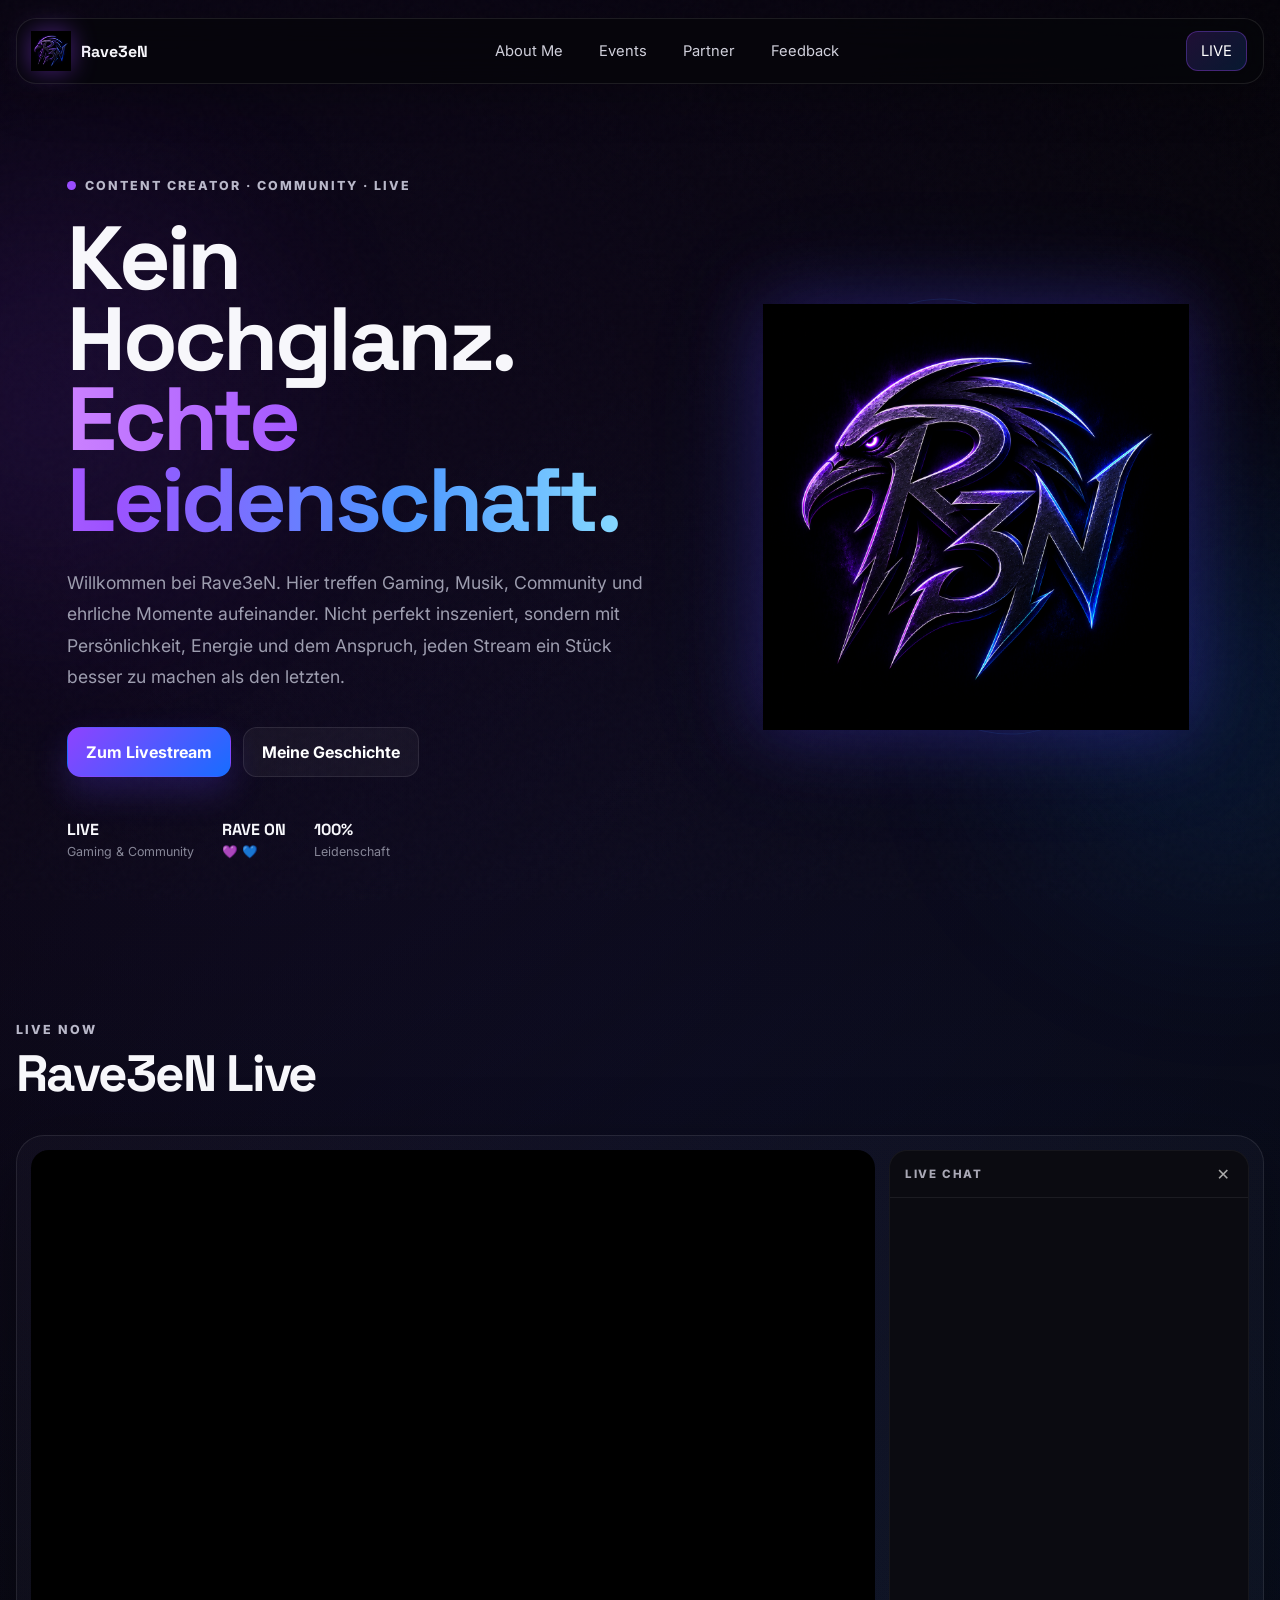
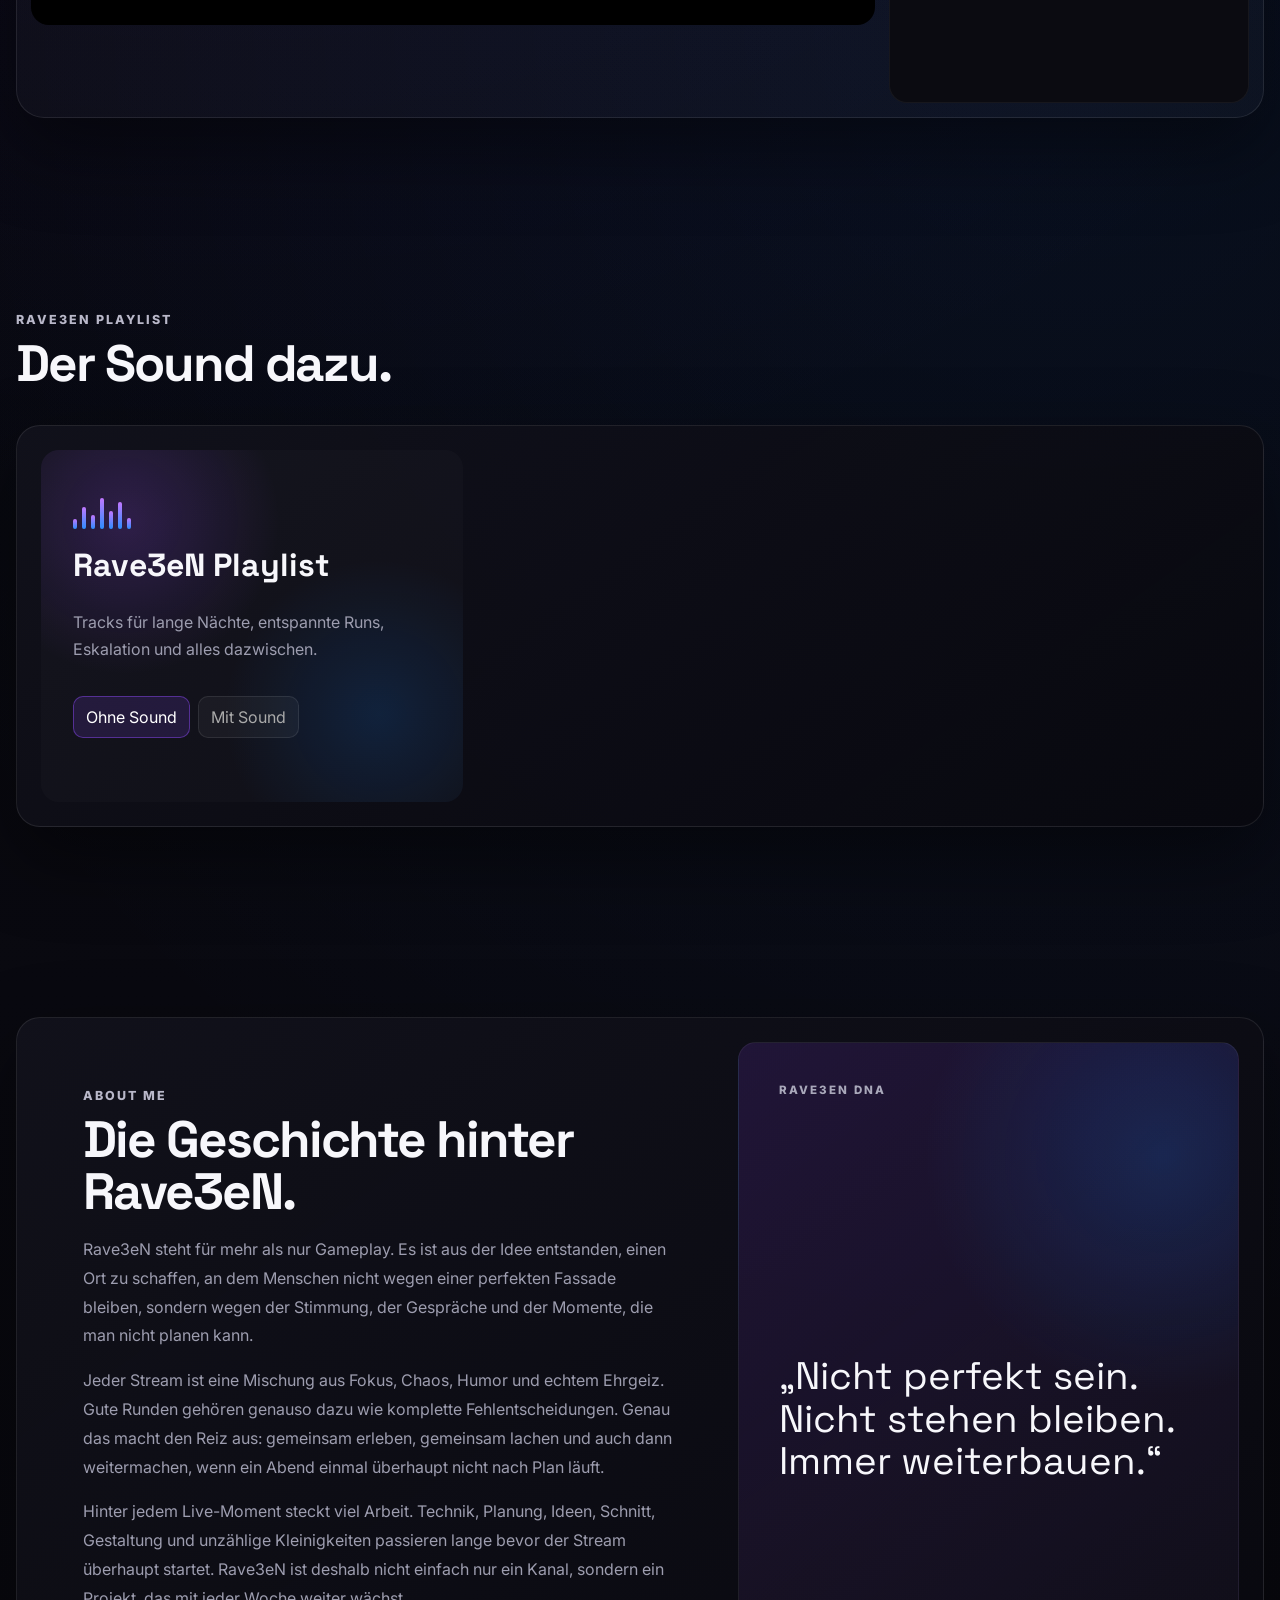
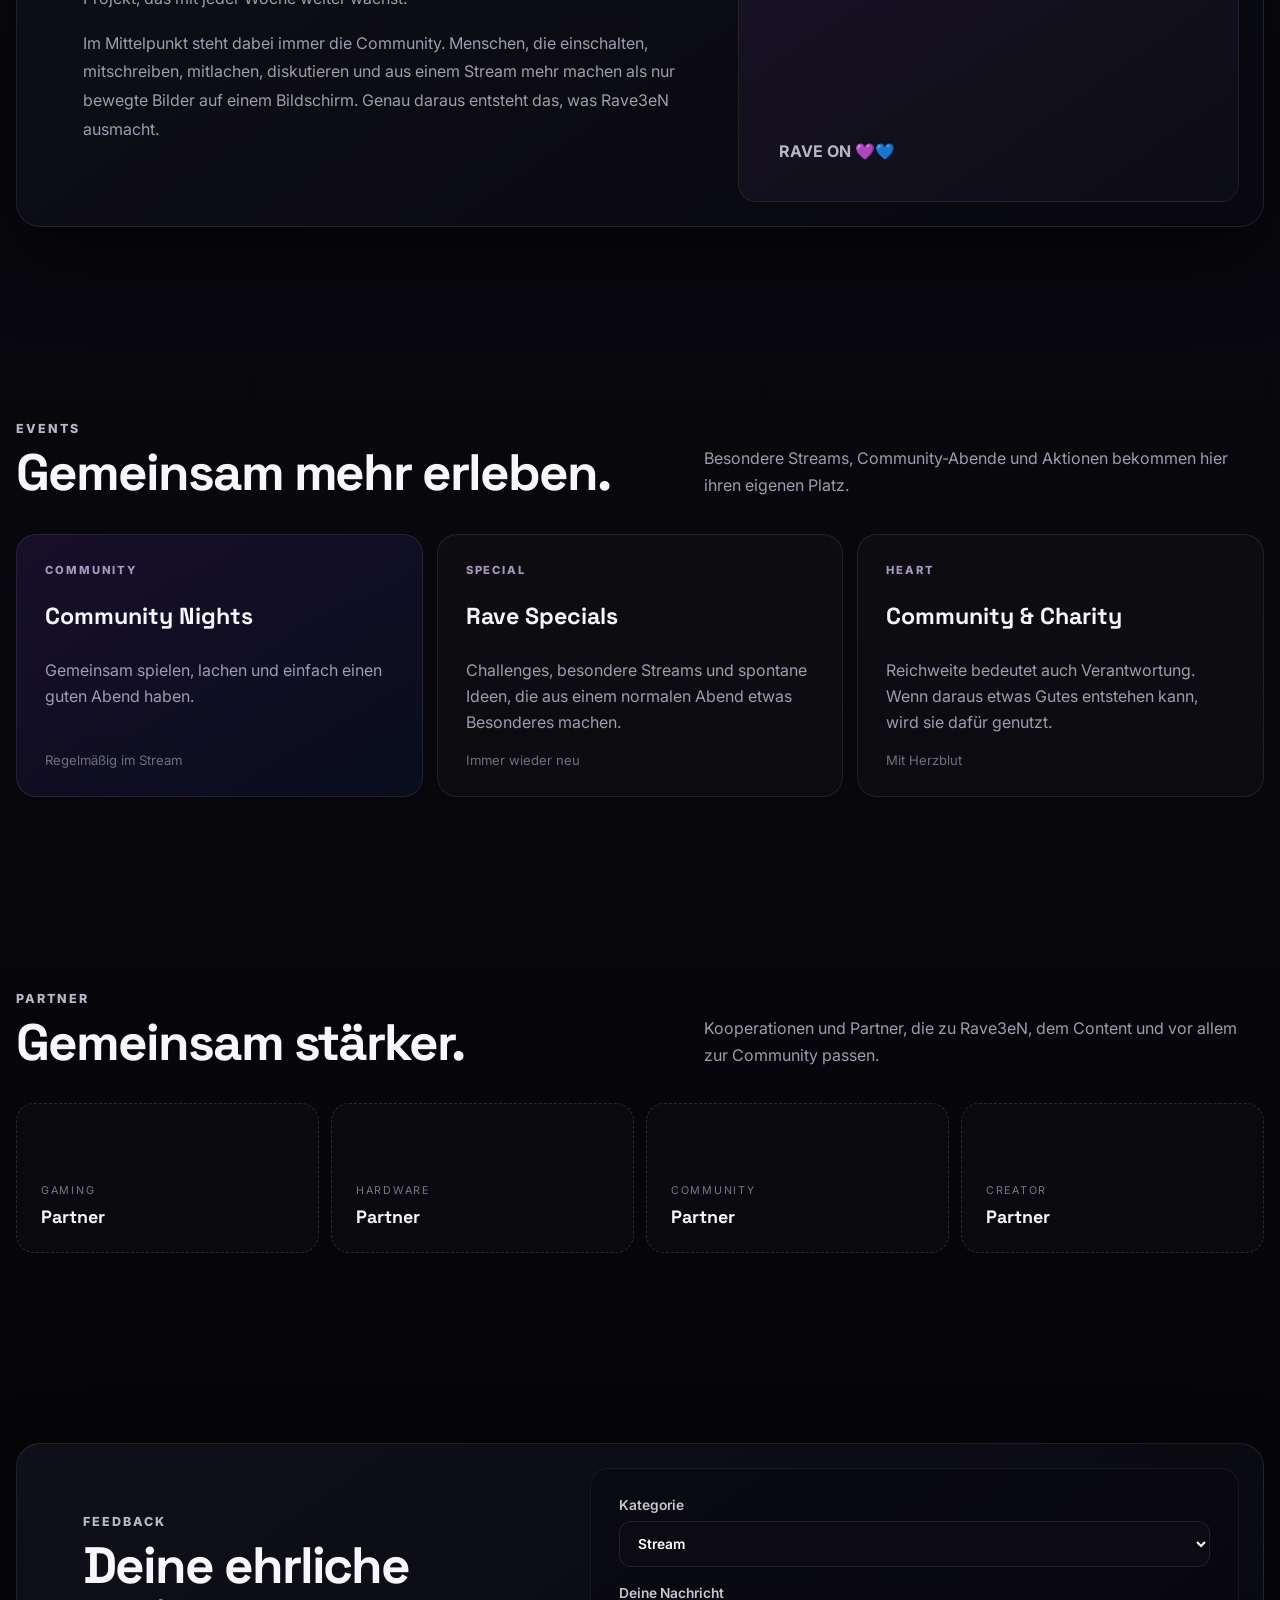
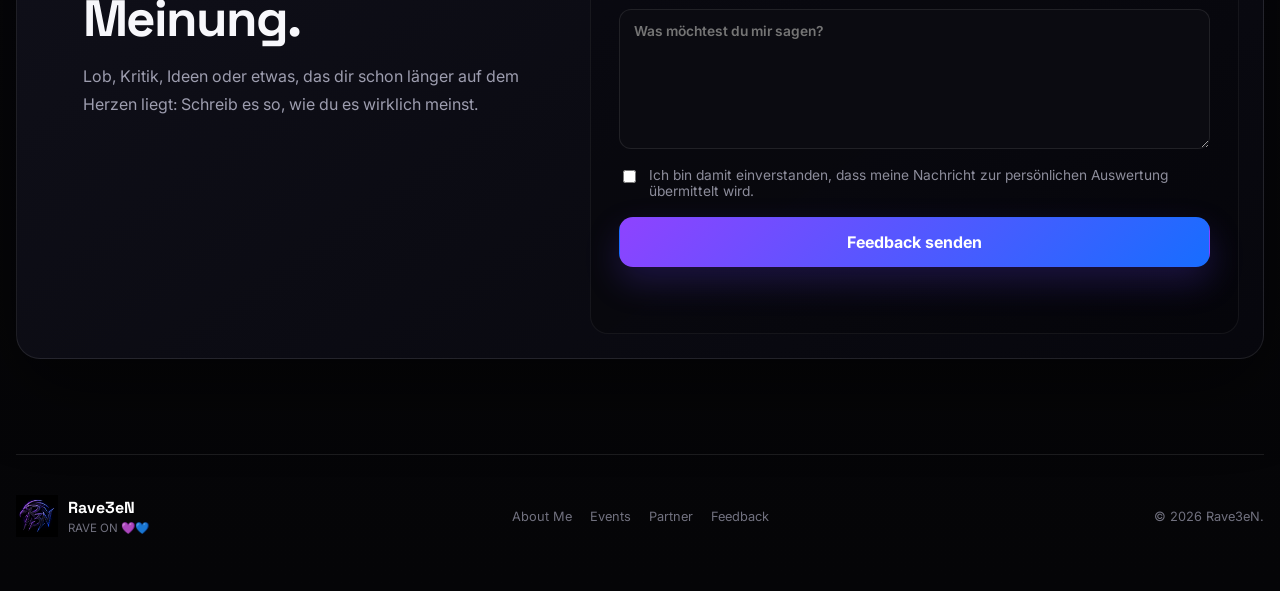
<file: index.html>
<!DOCTYPE html>
<html lang="de">
<head>
  <meta charset="UTF-8" />
  <meta name="viewport" content="width=device-width, initial-scale=1.0" />
  <meta name="theme-color" content="#080810" />
  <meta name="description" content="Rave3eN – Content Creator, Livestreams, Community, Events und Partner." />
  <title>Rave3eN — RAVE ON</title>

  <link rel="preconnect" href="https://player.twitch.tv">
  <link rel="preconnect" href="https://embed.twitch.tv">
  <link rel="preconnect" href="https://open.spotify.com">
  <link rel="stylesheet" href="styles.css" />
</head>
<body>
  <div class="ambient ambient-a"></div>
  <div class="ambient ambient-b"></div>
  <div class="noise"></div>

  <header class="site-header">
    <a class="brand" href="#home" aria-label="Rave3eN Startseite">
      <img src="logo.png" alt="Rave3eN Logo" />
      <span>Rave3eN</span>
    </a>

    <nav class="main-nav" aria-label="Hauptnavigation">
      <a href="#about">About Me</a>
      <a href="#events">Events</a>
      <a href="#partner">Partner</a>
      <a href="#feedback">Feedback</a>
    </nav>

    <a class="header-cta" href="#live">LIVE</a>
  </header>

  <main id="home">
    <section class="hero">
      <div class="hero-copy">
        <div class="eyebrow"><span class="pulse-dot"></span> CONTENT CREATOR · COMMUNITY · LIVE</div>
        <h1>Kein Hochglanz.<br /><span>Echte Leidenschaft.</span></h1>
        <p>
          Willkommen bei Rave3eN. Hier treffen Gaming, Musik, Community und ehrliche Momente aufeinander.
          Nicht perfekt inszeniert, sondern mit Persönlichkeit, Energie und dem Anspruch, jeden Stream
          ein Stück besser zu machen als den letzten.
        </p>

        <div class="hero-actions">
          <a class="btn btn-primary" href="#live">Zum Livestream</a>
          <a class="btn btn-secondary" href="#about">Meine Geschichte</a>
        </div>

        <div class="hero-statline">
          <div><strong>LIVE</strong><span>Gaming & Community</span></div>
          <div><strong>RAVE ON</strong><span>💜 💙</span></div>
          <div><strong>100%</strong><span>Leidenschaft</span></div>
        </div>
      </div>

      <div class="hero-art" aria-hidden="true">
        <div class="logo-halo"></div>
        <img src="logo.png" alt="" />
        <div class="orbit orbit-1"></div>
        <div class="orbit orbit-2"></div>
      </div>
    </section>

    <section class="section live-section" id="live">
      <div class="section-heading compact-heading">
        <div>
          <span class="kicker">LIVE NOW</span>
          <h2>Rave3eN Live</h2>
        </div>
      </div>

      <div class="live-shell">
        <div class="twitch-wrap">
          <div id="twitch-player" class="twitch-player" aria-label="Twitch Livestream"></div>
          <button class="sound-nudge" id="soundNudge" type="button" hidden>🔊 Sound aktivieren</button>
        </div>

        <aside class="chat-panel" id="chatPanel">
          <div class="chat-topbar">
            <span>LIVE CHAT</span>
            <button id="closeChat" type="button" aria-label="Chat schließen">✕</button>
          </div>
          <iframe id="twitchChat" title="Twitch Chat" loading="lazy" allowfullscreen></iframe>
        </aside>

        <button id="openChat" class="open-chat" type="button" aria-controls="chatPanel">Chat öffnen</button>
      </div>
    </section>

    <section class="section music-section" id="music">
      <div class="section-heading compact-heading">
        <div>
          <span class="kicker">RAVE3EN PLAYLIST</span>
          <h2>Der Sound dazu.</h2>
        </div>
      </div>

      <div class="spotify-card">
        <div class="spotify-copy">
          <div class="music-bars" aria-hidden="true"><i></i><i></i><i></i><i></i><i></i><i></i><i></i></div>
          <h3>Rave3eN Playlist</h3>
          <p>Tracks für lange Nächte, entspannte Runs, Eskalation und alles dazwischen.</p>
          <div class="audio-choice">
            <button class="mini-btn active" id="musicOff" type="button">Ohne Sound</button>
            <button class="mini-btn" id="musicOn" type="button">Mit Sound</button>
          </div>
        </div>

        <div class="spotify-embed-wrap">
          <iframe
            id="spotifyEmbed"
            title="Rave3eN Spotify Playlist"
            src="https://open.spotify.com/embed/playlist/1RUL905g3PozmTWp8fAZCs?utm_source=generator&theme=0"
            width="100%"
            height="352"
            frameborder="0"
            allowfullscreen=""
            allow="autoplay; clipboard-write; encrypted-media; fullscreen; picture-in-picture"
            loading="lazy">
          </iframe>
        </div>
      </div>
    </section>

    <section class="section content-section" id="about">
      <div class="split-card">
        <div class="split-copy">
          <span class="kicker">ABOUT ME</span>
          <h2>Die Geschichte hinter Rave3eN.</h2>

          <p>
            Rave3eN steht für mehr als nur Gameplay. Es ist aus der Idee entstanden, einen Ort zu schaffen,
            an dem Menschen nicht wegen einer perfekten Fassade bleiben, sondern wegen der Stimmung,
            der Gespräche und der Momente, die man nicht planen kann.
          </p>

          <p>
            Jeder Stream ist eine Mischung aus Fokus, Chaos, Humor und echtem Ehrgeiz. Gute Runden gehören
            genauso dazu wie komplette Fehlentscheidungen. Genau das macht den Reiz aus: gemeinsam erleben,
            gemeinsam lachen und auch dann weitermachen, wenn ein Abend einmal überhaupt nicht nach Plan läuft.
          </p>

          <p>
            Hinter jedem Live-Moment steckt viel Arbeit. Technik, Planung, Ideen, Schnitt, Gestaltung und
            unzählige Kleinigkeiten passieren lange bevor der Stream überhaupt startet. Rave3eN ist deshalb
            nicht einfach nur ein Kanal, sondern ein Projekt, das mit jeder Woche weiter wächst.
          </p>

          <p>
            Im Mittelpunkt steht dabei immer die Community. Menschen, die einschalten, mitschreiben,
            mitlachen, diskutieren und aus einem Stream mehr machen als nur bewegte Bilder auf einem Bildschirm.
            Genau daraus entsteht das, was Rave3eN ausmacht.
          </p>
        </div>

        <div class="quote-card">
          <span>RAVE3EN DNA</span>
          <blockquote>„Nicht perfekt sein. Nicht stehen bleiben. Immer weiterbauen.“</blockquote>
          <div class="signature">RAVE ON 💜💙</div>
        </div>
      </div>
    </section>

    <section class="section cards-section" id="events">
      <div class="section-heading">
        <div>
          <span class="kicker">EVENTS</span>
          <h2>Gemeinsam mehr erleben.</h2>
        </div>
        <p>Besondere Streams, Community-Abende und Aktionen bekommen hier ihren eigenen Platz.</p>
      </div>

      <div class="event-grid">
        <article class="event-card featured">
          <span class="event-tag">COMMUNITY</span>
          <h3>Community Nights</h3>
          <p>Gemeinsam spielen, lachen und einfach einen guten Abend haben.</p>
          <span class="event-meta">Regelmäßig im Stream</span>
        </article>

        <article class="event-card">
          <span class="event-tag">SPECIAL</span>
          <h3>Rave Specials</h3>
          <p>Challenges, besondere Streams und spontane Ideen, die aus einem normalen Abend etwas Besonderes machen.</p>
          <span class="event-meta">Immer wieder neu</span>
        </article>

        <article class="event-card">
          <span class="event-tag">HEART</span>
          <h3>Community & Charity</h3>
          <p>Reichweite bedeutet auch Verantwortung. Wenn daraus etwas Gutes entstehen kann, wird sie dafür genutzt.</p>
          <span class="event-meta">Mit Herzblut</span>
        </article>
      </div>
    </section>

    <section class="section partner-section" id="partner">
      <div class="section-heading">
        <div>
          <span class="kicker">PARTNER</span>
          <h2>Gemeinsam stärker.</h2>
        </div>
        <p>Kooperationen und Partner, die zu Rave3eN, dem Content und vor allem zur Community passen.</p>
      </div>

      <div class="partner-grid">
        <div class="partner-slot"><span>GAMING</span><strong>Partner</strong></div>
        <div class="partner-slot"><span>HARDWARE</span><strong>Partner</strong></div>
        <div class="partner-slot"><span>COMMUNITY</span><strong>Partner</strong></div>
        <div class="partner-slot"><span>CREATOR</span><strong>Partner</strong></div>
      </div>
    </section>

    <section class="section feedback-section" id="feedback">
      <div class="feedback-card">
        <div class="feedback-copy">
          <span class="kicker">FEEDBACK</span>
          <h2>Deine ehrliche Meinung.</h2>
          <p>
            Lob, Kritik, Ideen oder etwas, das dir schon länger auf dem Herzen liegt:
            Schreib es so, wie du es wirklich meinst.
          </p>
        </div>

        <form id="feedbackForm" class="feedback-form">
          <label>
            Kategorie
            <select name="category" required>
              <option value="Stream">Stream</option>
              <option value="Community">Community</option>
              <option value="Website">Website</option>
              <option value="Content">Content</option>
              <option value="Sonstiges">Sonstiges</option>
            </select>
          </label>

          <label>
            Deine Nachricht
            <textarea name="message" rows="7" minlength="10" maxlength="3000" placeholder="Was möchtest du mir sagen?" required></textarea>
          </label>

          <label class="check-row">
            <input type="checkbox" name="consent" required />
            <span>Ich bin damit einverstanden, dass meine Nachricht zur persönlichen Auswertung übermittelt wird.</span>
          </label>

          <button class="btn btn-primary" type="submit">Feedback senden</button>
          <p class="form-status" id="formStatus" aria-live="polite"></p>
        </form>
      </div>
    </section>
  </main>

  <footer>
    <div class="footer-brand">
      <img src="logo.png" alt="Rave3eN Logo" />
      <div><strong>Rave3eN</strong><span>RAVE ON 💜💙</span></div>
    </div>

    <div class="footer-links">
      <a href="#about">About Me</a>
      <a href="#events">Events</a>
      <a href="#partner">Partner</a>
      <a href="#feedback">Feedback</a>
    </div>

    <p>© <span id="year"></span> Rave3eN.</p>
  </footer>

  <script src="https://player.twitch.tv/js/embed/v1.js"></script>
  <script src="app.js"></script>
</body>
</html>
</file>
<file: styles.css>
@import url('https://fonts.googleapis.com/css2?family=Inter:wght@400;500;600;700;800&family=Space+Grotesk:wght@500;600;700&display=swap');

:root{
  --bg:#050507;
  --bg-2:#090910;
  --surface:rgba(14,14,24,.78);
  --surface-2:rgba(19,18,31,.9);
  --border:rgba(255,255,255,.09);
  --text:#f7f7fb;
  --muted:#9d9daf;
  --violet:#9a4dff;
  --blue:#1687ff;
  --cyan:#62c7ff;
  --shadow:0 30px 80px rgba(0,0,0,.45);
  --radius:24px;
}

*{box-sizing:border-box}
html{scroll-behavior:smooth}
body{
  margin:0;
  min-height:100vh;
  background:
    radial-gradient(circle at 20% 10%, rgba(125,50,255,.09), transparent 32%),
    radial-gradient(circle at 83% 30%, rgba(20,119,255,.08), transparent 34%),
    linear-gradient(180deg,#030305 0%,#090910 48%,#050507 100%);
  color:var(--text);
  font-family:Inter,system-ui,sans-serif;
  overflow-x:hidden;
}
a{color:inherit;text-decoration:none}
button,input,textarea,select{font:inherit}
img{max-width:100%;display:block}

.noise{
  position:fixed;inset:0;pointer-events:none;z-index:-1;opacity:.035;
  background-image:url("data:image/svg+xml,%3Csvg viewBox='0 0 180 180' xmlns='http://www.w3.org/2000/svg'%3E%3Cfilter id='n'%3E%3CfeTurbulence type='fractalNoise' baseFrequency='.9' numOctaves='4' stitchTiles='stitch'/%3E%3C/filter%3E%3Crect width='100%25' height='100%25' filter='url(%23n)' opacity='.55'/%3E%3C/svg%3E");
}
.ambient{position:fixed;width:420px;height:420px;border-radius:50%;filter:blur(100px);opacity:.10;z-index:-2;pointer-events:none}
.ambient-a{background:#8d2fff;left:-160px;top:20vh}
.ambient-b{background:#087eff;right:-160px;top:55vh}

.site-header{
  position:sticky;top:0;z-index:100;
  display:flex;align-items:center;justify-content:space-between;
  width:min(1480px,calc(100% - 32px));margin:18px auto 0;
  padding:12px 16px 12px 14px;
  border:1px solid var(--border);
  background:rgba(6,6,10,.76);
  backdrop-filter:blur(20px);
  border-radius:20px;
  box-shadow:0 12px 45px rgba(0,0,0,.25);
}
.brand{display:flex;align-items:center;gap:10px;font-family:"Space Grotesk";font-weight:700}
.brand img{width:40px;height:40px;object-fit:contain;filter:drop-shadow(0 0 12px rgba(149,64,255,.45))}
.main-nav{display:flex;gap:8px}
.main-nav a,.header-cta{padding:10px 14px;border-radius:12px;color:#cfcfda;font-size:.92rem;transition:.25s}
.main-nav a:hover{background:rgba(255,255,255,.06);color:white}
.header-cta{
  color:white;border:1px solid rgba(156,77,255,.34);
  background:linear-gradient(135deg,rgba(151,64,255,.18),rgba(18,130,255,.16));
}

main{width:min(1480px,calc(100% - 32px));margin:0 auto}
.hero{
  min-height:780px;display:grid;grid-template-columns:1.12fr .88fr;align-items:center;
  gap:70px;padding:90px 4vw 64px;
}
.eyebrow,.kicker{
  display:inline-flex;align-items:center;gap:9px;
  font-size:.78rem;font-weight:800;letter-spacing:.16em;color:#b9b8c9
}
.pulse-dot{
  width:9px;height:9px;border-radius:50%;background:#9a4dff;
  box-shadow:0 0 0 0 rgba(154,77,255,.6);animation:pulse 2s infinite
}
@keyframes pulse{70%{box-shadow:0 0 0 10px rgba(154,77,255,0)}100%{box-shadow:0 0 0 0 rgba(154,77,255,0)}}
.hero h1,.section h2{font-family:"Space Grotesk",sans-serif;letter-spacing:-.04em}
.hero h1{font-size:clamp(3.6rem,7vw,7.2rem);line-height:.9;margin:24px 0 26px;max-width:930px}
.hero h1 span{
  background:linear-gradient(90deg,#cb81ff 0%,#9d52ff 35%,#4c96ff 72%,#85d8ff 100%);
  -webkit-background-clip:text;background-clip:text;color:transparent
}
.hero-copy>p{max-width:760px;color:var(--muted);font-size:1.1rem;line-height:1.8}
.hero-actions{display:flex;gap:12px;margin:34px 0 42px;flex-wrap:wrap}
.btn{
  border:1px solid transparent;border-radius:14px;padding:14px 18px;color:white;
  font-weight:700;cursor:pointer;transition:transform .2s ease,box-shadow .2s ease
}
.btn:hover{transform:translateY(-2px)}
.btn-primary{background:linear-gradient(135deg,#8e43ff,#176dff);box-shadow:0 15px 34px rgba(102,62,255,.22)}
.btn-secondary{background:rgba(255,255,255,.045);border-color:var(--border)}
.hero-statline{display:flex;gap:28px;flex-wrap:wrap}
.hero-statline div{display:flex;flex-direction:column;gap:4px}
.hero-statline strong{font-family:"Space Grotesk";font-size:1rem}
.hero-statline span{font-size:.78rem;color:#868697}

.hero-art{position:relative;display:grid;place-items:center;min-height:520px}
.hero-art img{
  width:min(540px,90%);position:relative;z-index:2;
  filter:drop-shadow(0 0 35px rgba(111,52,255,.24)) drop-shadow(0 0 55px rgba(0,112,255,.12));
  animation:floatLogo 6s ease-in-out infinite
}
@keyframes floatLogo{50%{transform:translateY(-11px)}}
.logo-halo{
  position:absolute;width:68%;aspect-ratio:1;border-radius:50%;
  background:radial-gradient(circle,rgba(135,61,255,.19),rgba(26,119,255,.08) 42%,transparent 70%);
}
.orbit{position:absolute;border-radius:50%;border:1px solid rgba(140,100,255,.14);transform:rotate(-18deg)}
.orbit-1{width:88%;height:62%}
.orbit-2{width:66%;height:86%;border-color:rgba(53,138,255,.12)}

.section{padding:95px 0;scroll-margin-top:100px}
.section-heading{display:flex;align-items:flex-end;justify-content:space-between;gap:30px;margin-bottom:34px}
.section-heading h2,.split-copy h2,.feedback-copy h2{margin:10px 0 0;font-size:clamp(2.2rem,4vw,4rem);line-height:1.03}
.section-heading>p{max-width:560px;color:var(--muted);line-height:1.7;margin:0}

.live-shell{
  position:relative;display:grid;grid-template-columns:minmax(0,1fr) 360px;gap:14px;
  padding:14px;background:rgba(255,255,255,.025);border:1px solid var(--border);
  border-radius:28px;box-shadow:var(--shadow)
}
.twitch-wrap{position:relative;min-width:0}
.twitch-player{aspect-ratio:16/9;border-radius:18px;overflow:hidden;background:#000}
.twitch-player iframe{width:100%!important;height:100%!important;border:0!important}
.sound-nudge{
  position:absolute;left:18px;bottom:18px;z-index:5;border:1px solid rgba(255,255,255,.15);
  background:rgba(5,5,9,.84);color:white;border-radius:12px;padding:11px 13px;cursor:pointer
}
.chat-panel{border-radius:18px;overflow:hidden;background:#0b0b11;border:1px solid rgba(255,255,255,.05)}
.chat-topbar{
  height:47px;display:flex;align-items:center;justify-content:space-between;padding:0 12px 0 15px;
  border-bottom:1px solid rgba(255,255,255,.07);font-size:.72rem;font-weight:800;letter-spacing:.14em;color:#a9a8b5
}
.chat-topbar button{background:none;border:0;color:#aaa;cursor:pointer;font-size:1rem}
.chat-panel iframe{width:100%;height:calc(100% - 47px);min-height:500px;border:0}
.open-chat{
  display:none;position:absolute;right:24px;top:24px;z-index:10;border:1px solid var(--border);
  background:#0d0d15;color:white;border-radius:12px;padding:10px 13px;cursor:pointer
}
.live-shell.chat-hidden{grid-template-columns:1fr}
.live-shell.chat-hidden .chat-panel{display:none}
.live-shell.chat-hidden .open-chat{display:block}

.spotify-card,.split-card,.feedback-card{
  border:1px solid var(--border);border-radius:var(--radius);
  background:linear-gradient(145deg,rgba(18,18,28,.88),rgba(8,8,14,.84));
  box-shadow:var(--shadow)
}
.spotify-card{display:grid;grid-template-columns:.72fr 1.28fr;gap:26px;padding:24px}
.spotify-copy{
  min-height:352px;border-radius:18px;padding:32px;display:flex;flex-direction:column;justify-content:center;
  background:radial-gradient(circle at 20% 20%,rgba(157,72,255,.20),transparent 35%),
             radial-gradient(circle at 80% 75%,rgba(15,126,255,.15),transparent 36%),
             rgba(255,255,255,.02)
}
.spotify-copy h3{font-family:"Space Grotesk";font-size:2rem;margin:16px 0 8px}
.spotify-copy p{color:var(--muted);line-height:1.65}
.audio-choice{display:flex;gap:8px;margin:18px 0}
.mini-btn{border:1px solid var(--border);background:rgba(255,255,255,.04);color:#aaa;border-radius:10px;padding:10px 12px;cursor:pointer}
.mini-btn.active{color:white;border-color:rgba(144,77,255,.45);background:rgba(144,77,255,.15)}
.spotify-embed-wrap{overflow:hidden;border-radius:18px;min-width:0}
.spotify-embed-wrap iframe{display:block;border-radius:18px}
.music-bars{height:34px;display:flex;gap:5px;align-items:flex-end}
.music-bars i{width:4px;height:10px;border-radius:10px;background:linear-gradient(#c277ff,#2c8eff);animation:bars 1.3s ease-in-out infinite}
.music-bars i:nth-child(2){animation-delay:.1s;height:22px}.music-bars i:nth-child(3){animation-delay:.25s;height:14px}
.music-bars i:nth-child(4){animation-delay:.4s;height:31px}.music-bars i:nth-child(5){animation-delay:.18s;height:18px}
.music-bars i:nth-child(6){animation-delay:.32s;height:27px}.music-bars i:nth-child(7){animation-delay:.08s;height:11px}
@keyframes bars{50%{height:30px}}

.split-card{display:grid;grid-template-columns:1.15fr .85fr;gap:18px;padding:24px}
.split-copy{padding:42px}
.split-copy p{color:var(--muted);line-height:1.8;max-width:820px}
.quote-card{
  min-height:390px;padding:40px;border-radius:18px;display:flex;flex-direction:column;justify-content:space-between;
  background:radial-gradient(circle at 85% 15%,rgba(27,126,255,.18),transparent 31%),
             linear-gradient(145deg,rgba(145,63,255,.14),rgba(255,255,255,.025));
  border:1px solid rgba(255,255,255,.06)
}
.quote-card>span{font-size:.72rem;letter-spacing:.18em;font-weight:800;color:#a9a8ba}
blockquote{font-family:"Space Grotesk";font-size:clamp(1.8rem,3vw,3rem);line-height:1.1;margin:40px 0}
.signature{color:#b7b6c4;font-weight:700}

.event-grid{display:grid;grid-template-columns:repeat(3,1fr);gap:14px}
.event-card{
  min-height:260px;padding:28px;border:1px solid var(--border);border-radius:20px;background:rgba(255,255,255,.025);
  display:flex;flex-direction:column;transition:.25s
}
.event-card:hover{transform:translateY(-4px);border-color:rgba(138,74,255,.25)}
.event-card.featured{background:linear-gradient(145deg,rgba(146,64,255,.12),rgba(29,105,255,.07))}
.event-tag{font-size:.7rem;font-weight:800;letter-spacing:.17em;color:#a797bf}
.event-card h3{font-family:"Space Grotesk";font-size:1.45rem;margin:24px 0 10px}
.event-card p{color:var(--muted);line-height:1.65}
.event-meta{margin-top:auto;color:#707080;font-size:.82rem}

.partner-grid{display:grid;grid-template-columns:repeat(4,1fr);gap:12px}
.partner-slot{
  min-height:150px;padding:24px;border:1px dashed rgba(255,255,255,.13);border-radius:18px;
  display:flex;flex-direction:column;justify-content:flex-end;background:rgba(255,255,255,.018)
}
.partner-slot span{font-size:.67rem;letter-spacing:.16em;color:#777688}
.partner-slot strong{margin-top:8px;font-family:"Space Grotesk";font-size:1.12rem}

.feedback-card{display:grid;grid-template-columns:.9fr 1.1fr;gap:18px;padding:24px}
.feedback-copy{padding:42px}
.feedback-copy>p{color:var(--muted);line-height:1.75}
.feedback-form{
  padding:28px;border-radius:18px;background:rgba(0,0,0,.19);border:1px solid rgba(255,255,255,.06);
  display:flex;flex-direction:column;gap:18px
}
.feedback-form label{display:flex;flex-direction:column;gap:8px;color:#c6c5d0;font-size:.86rem;font-weight:600}
.feedback-form textarea,.feedback-form select{
  width:100%;border:1px solid rgba(255,255,255,.09);border-radius:12px;background:#0b0b11;color:white;
  padding:13px 14px;outline:none;resize:vertical
}
.check-row{flex-direction:row!important;align-items:flex-start;gap:10px!important;color:#8d8d9c!important;font-weight:400!important}
.form-status{min-height:20px;margin:0;color:#9d9daa;font-size:.84rem}

footer{
  width:min(1480px,calc(100% - 32px));margin:0 auto;padding:40px 0 54px;
  border-top:1px solid var(--border);display:grid;grid-template-columns:1fr auto 1fr;align-items:center;gap:20px;color:#71717f
}
.footer-brand{display:flex;align-items:center;gap:10px}
.footer-brand img{width:42px}
.footer-brand div{display:flex;flex-direction:column;gap:3px}
.footer-brand strong{font-family:"Space Grotesk";color:white}
.footer-brand span{font-size:.72rem}
.footer-links{display:flex;gap:18px;font-size:.8rem}
footer>p{text-align:right;font-size:.8rem}

@media (max-width:1100px){
  .hero{grid-template-columns:1fr;gap:10px;padding-top:70px}
  .hero-art{min-height:360px}
  .hero-art img{width:min(430px,75vw)}
  .live-shell{grid-template-columns:1fr}
  .chat-panel{height:560px}
  .spotify-card,.split-card,.feedback-card{grid-template-columns:1fr}
  .event-grid{grid-template-columns:1fr 1fr}
  .partner-grid{grid-template-columns:1fr 1fr}
  footer{grid-template-columns:1fr}
  footer>p{text-align:left}
}
@media (max-width:760px){
  .site-header{width:calc(100% - 20px);margin-top:10px}
  .main-nav{display:none}
  .header-cta{font-size:.78rem;padding:9px 10px}
  main,footer{width:calc(100% - 20px)}
  .hero{min-height:auto;padding:70px 8px 30px}
  .hero h1{font-size:clamp(3.1rem,16vw,5rem)}
  .hero-copy>p{font-size:1rem}
  .hero-statline{gap:18px}
  .section{padding:70px 0}
  .section-heading{align-items:flex-start;flex-direction:column}
  .live-shell{padding:8px;border-radius:20px}
  .chat-panel{height:500px}
  .spotify-card,.split-card,.feedback-card{padding:10px}
  .spotify-copy,.split-copy,.feedback-copy{padding:26px}
  .event-grid,.partner-grid{grid-template-columns:1fr}
  .footer-links{flex-wrap:wrap}
}
</file>
